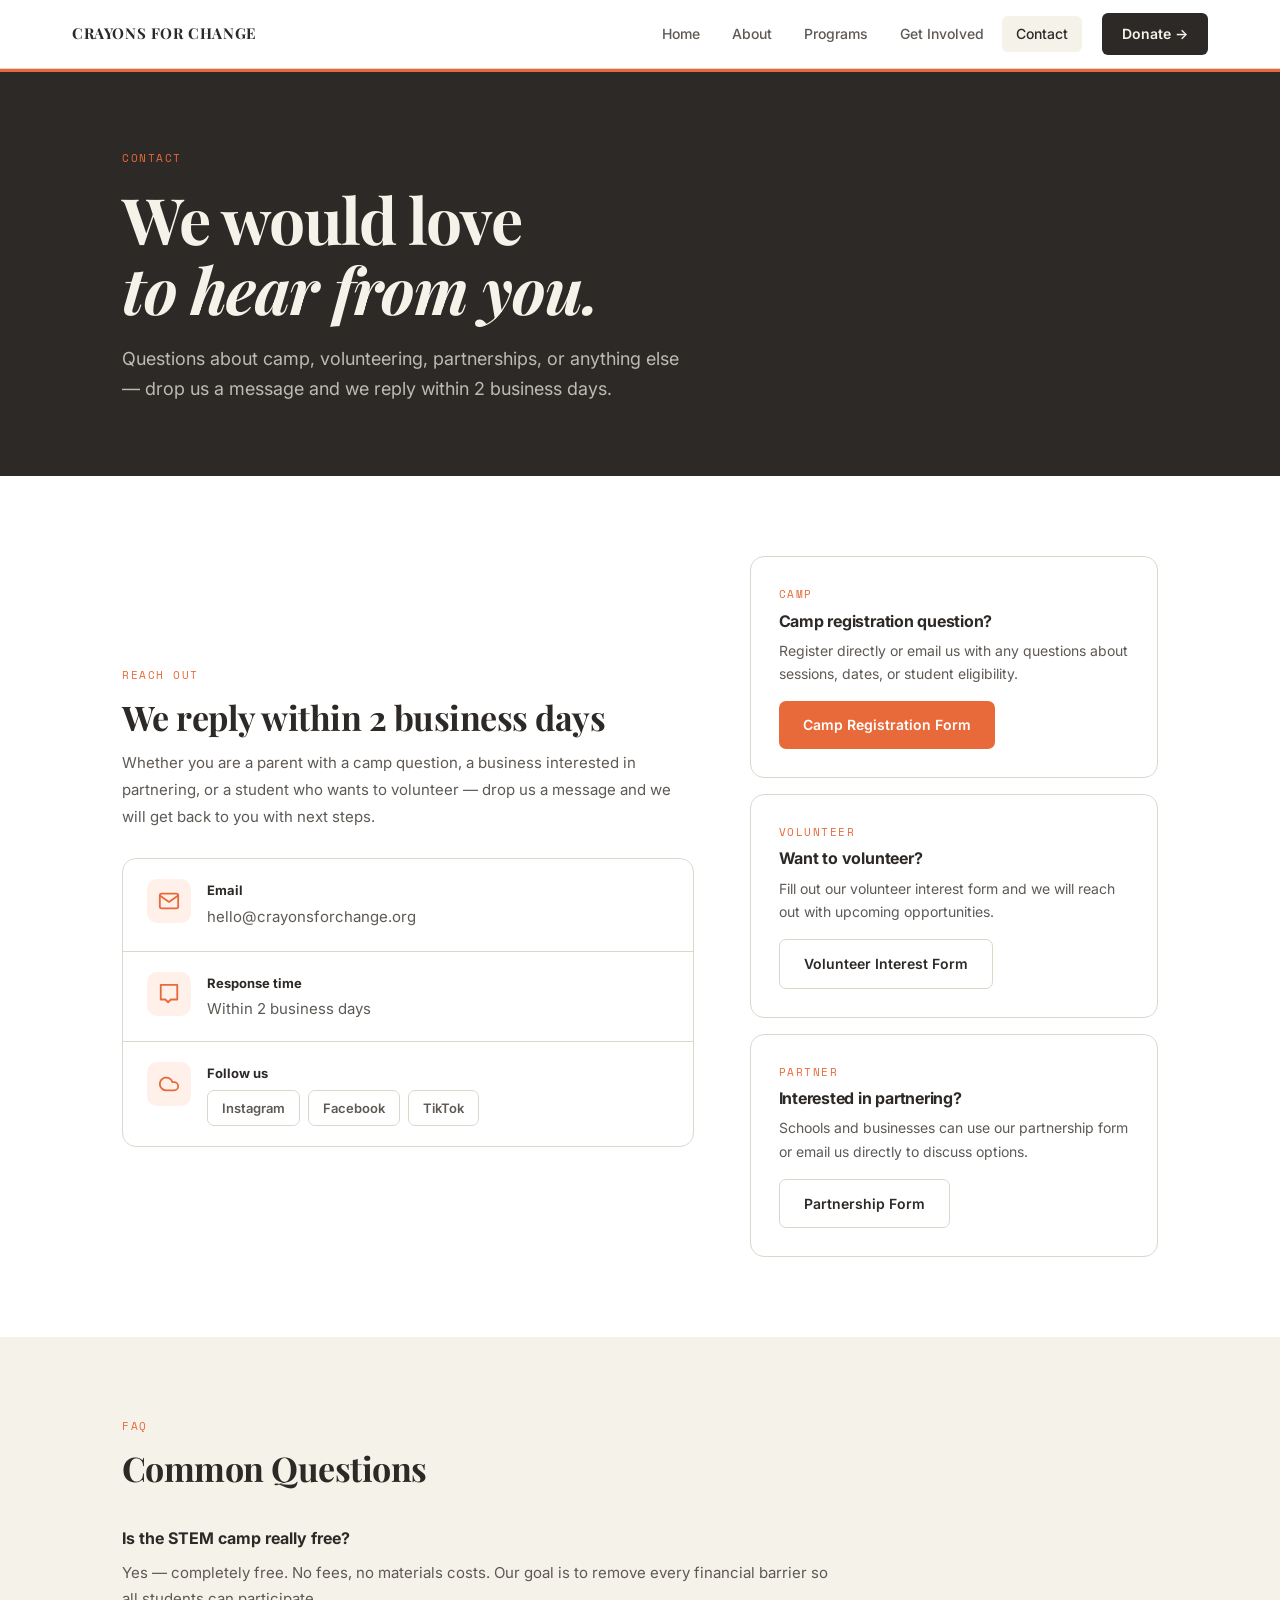
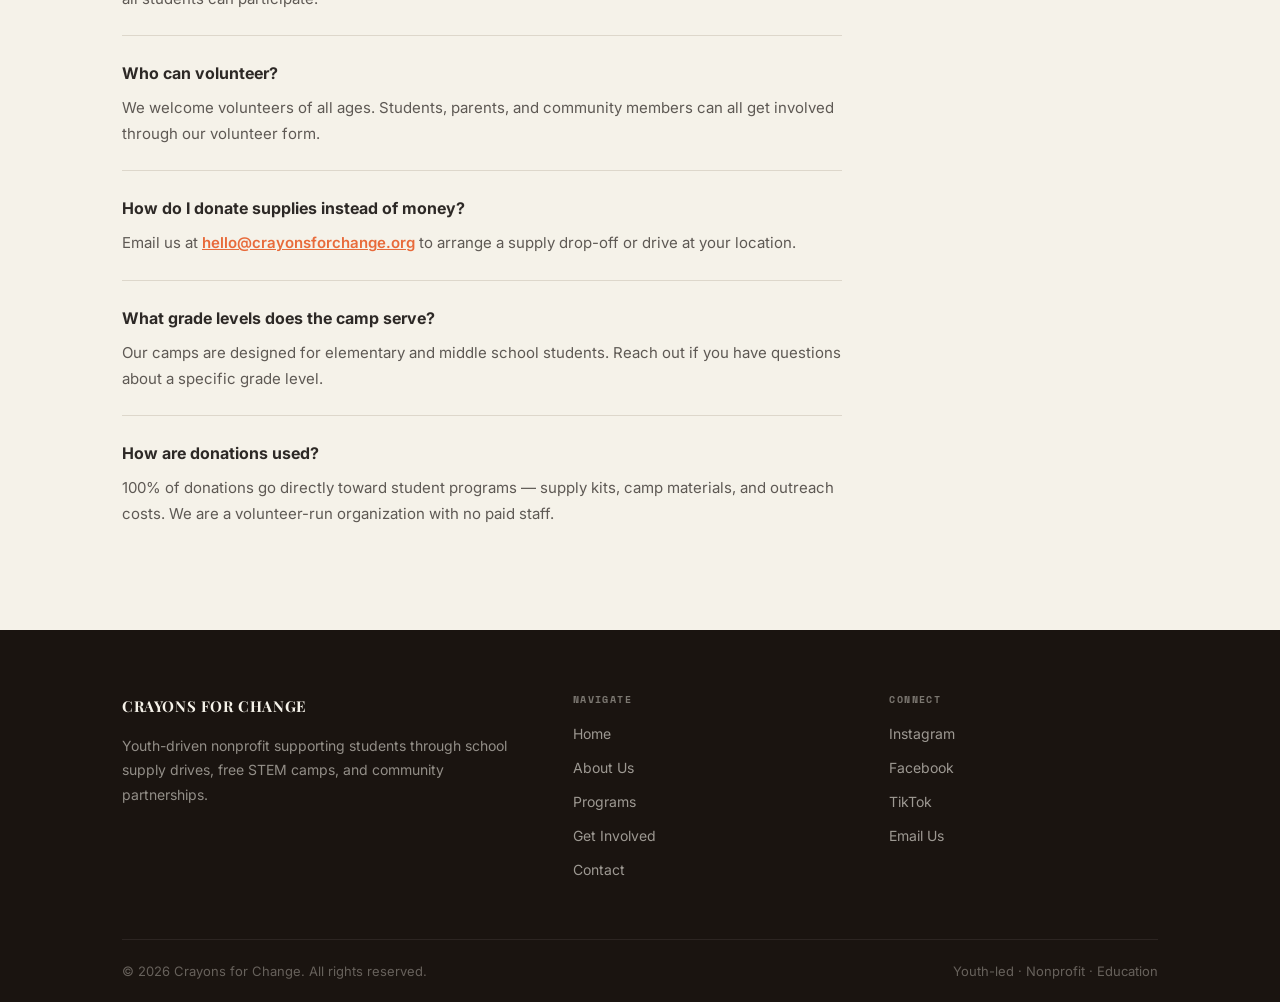
<file: contact.html>
<!doctype html>
<html lang="en">
<head>
  <meta charset="UTF-8" />
  <meta name="viewport" content="width=device-width, initial-scale=1.0" />
  <meta name="description" content="Contact Crayons for Change — reach out about volunteering, donating, partnerships, or camp registration. We reply within 2 business days." />
  <title>Contact | Crayons for Change</title>
  <link rel="preconnect" href="https://fonts.googleapis.com" />
  <link rel="preconnect" href="https://fonts.gstatic.com" crossorigin />
  <link href="https://fonts.googleapis.com/css2?family=Playfair+Display:ital,wght@0,700;1,400;1,700&family=Inter:wght@300;400;500;600;700&family=Space+Mono:wght@400;700&display=swap" rel="stylesheet" />
  <link rel="stylesheet" href="styles.css" />
</head>
<body>
  <a class="skip-link" href="#main">Skip to content</a>

  <nav class="site-nav" id="site-nav" aria-label="Primary navigation">
    <div class="nav-inner">
      <a href="index.html" class="nav-brand">CRAYONS FOR CHANGE</a>
      <div class="nav-links">
        <a href="index.html">Home</a>
        <a href="about.html">About</a>
        <a href="programs.html">Programs</a>
        <a href="get-involved.html">Get Involved</a>
        <a href="contact.html" aria-current="page" class="active">Contact</a>
      </div>
      <a href="get-involved.html" class="nav-cta">Donate →</a>
      <button class="nav-toggle" id="nav-toggle" aria-label="Open menu" aria-expanded="false">
        <span></span><span></span><span></span>
      </button>
    </div>
  </nav>

  <div class="nav-mobile" id="nav-mobile" aria-label="Mobile navigation">
    <a href="index.html">Home</a>
    <a href="about.html">About</a>
    <a href="programs.html">Programs</a>
    <a href="get-involved.html">Get Involved</a>
    <a href="contact.html" class="active">Contact</a>
    <a href="get-involved.html" class="mobile-cta">Donate →</a>
  </div>

  <main id="main" tabindex="-1">

    <div class="page-hero">
      <div class="container">
        <div class="page-hero-label">Contact</div>
        <h1>We would love<br><em>to hear from you.</em></h1>
        <p>Questions about camp, volunteering, partnerships, or anything else — drop us a message and we reply within 2 business days.</p>
      </div>
    </div>

    <!-- Contact main -->
    <section>
      <div class="container">
        <div class="grid-2-1">
          <div class="reveal">
            <div class="section-label">Reach Out</div>
            <h2>We reply within 2 business days</h2>
            <p style="color:var(--muted); margin-top:12px; font-size:15px; line-height:1.8;">Whether you are a parent with a camp question, a business interested in partnering, or a student who wants to volunteer — drop us a message and we will get back to you with next steps.</p>

            <div class="card contact-info" style="margin-top:28px;">
              <div class="contact-row">
                <div class="feature-icon" style="flex-shrink:0;">
                  <svg viewBox="0 0 24 24" fill="none" stroke="var(--orange)" stroke-width="2" stroke-linecap="round" stroke-linejoin="round" width="22" height="22"><path d="M4 4h16c1.1 0 2 .9 2 2v12c0 1.1-.9 2-2 2H4c-1.1 0-2-.9-2-2V6c0-1.1.9-2 2-2z"/><polyline points="22,6 12,13 2,6"/></svg>
                </div>
                <div>
                  <div class="contact-row-label">Email</div>
                  <a href="mailto:hello@crayonsforchange.org">hello@crayonsforchange.org</a>
                </div>
              </div>
              <div class="contact-row">
                <div class="feature-icon" style="flex-shrink:0;">
                  <svg viewBox="0 0 24 24" fill="none" stroke="var(--orange)" stroke-width="2" stroke-linecap="round" stroke-linejoin="round" width="22" height="22"><path d="M21 2H3v16h5l3 3 3-3h7z"/></svg>
                </div>
                <div>
                  <div class="contact-row-label">Response time</div>
                  <p>Within 2 business days</p>
                </div>
              </div>
              <div class="contact-row" style="border-bottom:none;">
                <div class="feature-icon" style="flex-shrink:0;">
                  <svg viewBox="0 0 24 24" fill="none" stroke="var(--orange)" stroke-width="2" stroke-linecap="round" stroke-linejoin="round" width="22" height="22"><path d="M17.5 19H9a7 7 0 1 1 6.71-9h1.79a4.5 4.5 0 1 1 0 9z"/></svg>
                </div>
                <div>
                  <div class="contact-row-label">Follow us</div>
                  <div style="display:flex; gap:8px; flex-wrap:wrap; margin-top:6px;">
                    <a class="btn btn-outline" href="#" rel="nofollow" style="font-size:13px; padding:6px 14px;">Instagram</a>
                    <a class="btn btn-outline" href="#" rel="nofollow" style="font-size:13px; padding:6px 14px;">Facebook</a>
                    <a class="btn btn-outline" href="#" rel="nofollow" style="font-size:13px; padding:6px 14px;">TikTok</a>
                  </div>
                </div>
              </div>
            </div>
          </div>

          <div style="display:flex; flex-direction:column; gap:16px;" class="reveal reveal-d1">
            <div class="card">
              <div class="section-label" style="margin-bottom:8px;">Camp</div>
              <h3 style="font-family:'Inter',sans-serif; font-size:16px;">Camp registration question?</h3>
              <p style="color:var(--muted); font-size:14px; margin:8px 0 16px; line-height:1.65;">Register directly or email us with any questions about sessions, dates, or student eligibility.</p>
              <a class="btn btn-primary" style="font-size:14px;" href="https://docs.google.com/forms/d/e/1FAIpQLSeZIZCPuwc7zpGNiRAYNpkeDnloI1bGpWZGReT4rqUCa7xH7w/viewform?usp=publish-editor" target="_blank" rel="noopener noreferrer">Camp Registration Form</a>
            </div>

            <div class="card">
              <div class="section-label" style="margin-bottom:8px;">Volunteer</div>
              <h3 style="font-family:'Inter',sans-serif; font-size:16px;">Want to volunteer?</h3>
              <p style="color:var(--muted); font-size:14px; margin:8px 0 16px; line-height:1.65;">Fill out our volunteer interest form and we will reach out with upcoming opportunities.</p>
              <a class="btn btn-outline" style="font-size:14px;" href="https://docs.google.com/forms/d/e/1FAIpQLScusXvWIGKQnoUvIcXHXsn6JU_c5_wnmS5BPZPoQH5rR-dtwg/viewform?usp=header" target="_blank" rel="noopener noreferrer">Volunteer Interest Form</a>
            </div>

            <div class="card">
              <div class="section-label" style="margin-bottom:8px;">Partner</div>
              <h3 style="font-family:'Inter',sans-serif; font-size:16px;">Interested in partnering?</h3>
              <p style="color:var(--muted); font-size:14px; margin:8px 0 16px; line-height:1.65;">Schools and businesses can use our partnership form or email us directly to discuss options.</p>
              <a class="btn btn-outline" style="font-size:14px;" href="https://docs.google.com/forms/d/e/1FAIpQLScfejof2tBh44qqtUiFjtt2uroY8SGfbw-EnIpKaQmPm6_gbg/viewform?usp=publish-editor" target="_blank" rel="noopener noreferrer">Partnership Form</a>
            </div>
          </div>
        </div>
      </div>
    </section>

    <!-- FAQ -->
    <section class="section-alt">
      <div class="container">
        <div class="reveal">
          <div class="section-label">FAQ</div>
          <h2>Common Questions</h2>
        </div>

        <div style="margin-top:36px; max-width:720px;">
          <div class="faq-item reveal">
            <div class="faq-q">Is the STEM camp really free?</div>
            <p class="faq-a">Yes — completely free. No fees, no materials costs. Our goal is to remove every financial barrier so all students can participate.</p>
          </div>
          <div class="faq-item reveal">
            <div class="faq-q">Who can volunteer?</div>
            <p class="faq-a">We welcome volunteers of all ages. Students, parents, and community members can all get involved through our volunteer form.</p>
          </div>
          <div class="faq-item reveal">
            <div class="faq-q">How do I donate supplies instead of money?</div>
            <p class="faq-a">Email us at <a href="mailto:hello@crayonsforchange.org">hello@crayonsforchange.org</a> to arrange a supply drop-off or drive at your location.</p>
          </div>
          <div class="faq-item reveal">
            <div class="faq-q">What grade levels does the camp serve?</div>
            <p class="faq-a">Our camps are designed for elementary and middle school students. Reach out if you have questions about a specific grade level.</p>
          </div>
          <div class="faq-item reveal">
            <div class="faq-q">How are donations used?</div>
            <p class="faq-a">100% of donations go directly toward student programs — supply kits, camp materials, and outreach costs. We are a volunteer-run organization with no paid staff.</p>
          </div>
        </div>
      </div>
    </section>

  </main>

  <footer>
    <div class="container">
      <div class="footer-inner">
        <div>
          <a class="footer-brand" href="index.html">CRAYONS FOR CHANGE</a>
          <p class="brand-desc">Youth-driven nonprofit supporting students through school supply drives, free STEM camps, and community partnerships.</p>
        </div>
        <div class="footer-col">
          <h4>Navigate</h4>
          <a href="index.html">Home</a>
          <a href="about.html">About Us</a>
          <a href="programs.html">Programs</a>
          <a href="get-involved.html">Get Involved</a>
          <a href="contact.html">Contact</a>
        </div>
        <div class="footer-col">
          <h4>Connect</h4>
          <a href="#" rel="nofollow">Instagram</a>
          <a href="#" rel="nofollow">Facebook</a>
          <a href="#" rel="nofollow">TikTok</a>
          <a href="mailto:hello@crayonsforchange.org">Email Us</a>
        </div>
      </div>
      <div class="footer-bottom">
        <span>&copy; 2026 Crayons for Change. All rights reserved.</span>
        <span>Youth-led &middot; Nonprofit &middot; Education</span>
      </div>
    </div>
  </footer>

  <script>
    const nav = document.getElementById('site-nav');
    window.addEventListener('scroll', () => {
      nav.classList.toggle('scrolled', window.scrollY > 20);
    }, { passive: true });

    const toggle = document.getElementById('nav-toggle');
    const mobile = document.getElementById('nav-mobile');
    toggle.addEventListener('click', () => {
      const open = mobile.classList.toggle('open');
      toggle.setAttribute('aria-expanded', String(open));
      document.body.style.overflow = open ? 'hidden' : '';
    });
    mobile.querySelectorAll('a').forEach(a => {
      a.addEventListener('click', () => {
        mobile.classList.remove('open');
        toggle.setAttribute('aria-expanded', 'false');
        document.body.style.overflow = '';
      });
    });

    const obs = new IntersectionObserver(entries => {
      entries.forEach(e => {
        if (e.isIntersecting) { e.target.classList.add('in-view'); obs.unobserve(e.target); }
      });
    }, { threshold: 0.1, rootMargin: '0px 0px -48px 0px' });
    document.querySelectorAll('.reveal').forEach(el => obs.observe(el));
  </script>
</body>
</html>
</file>
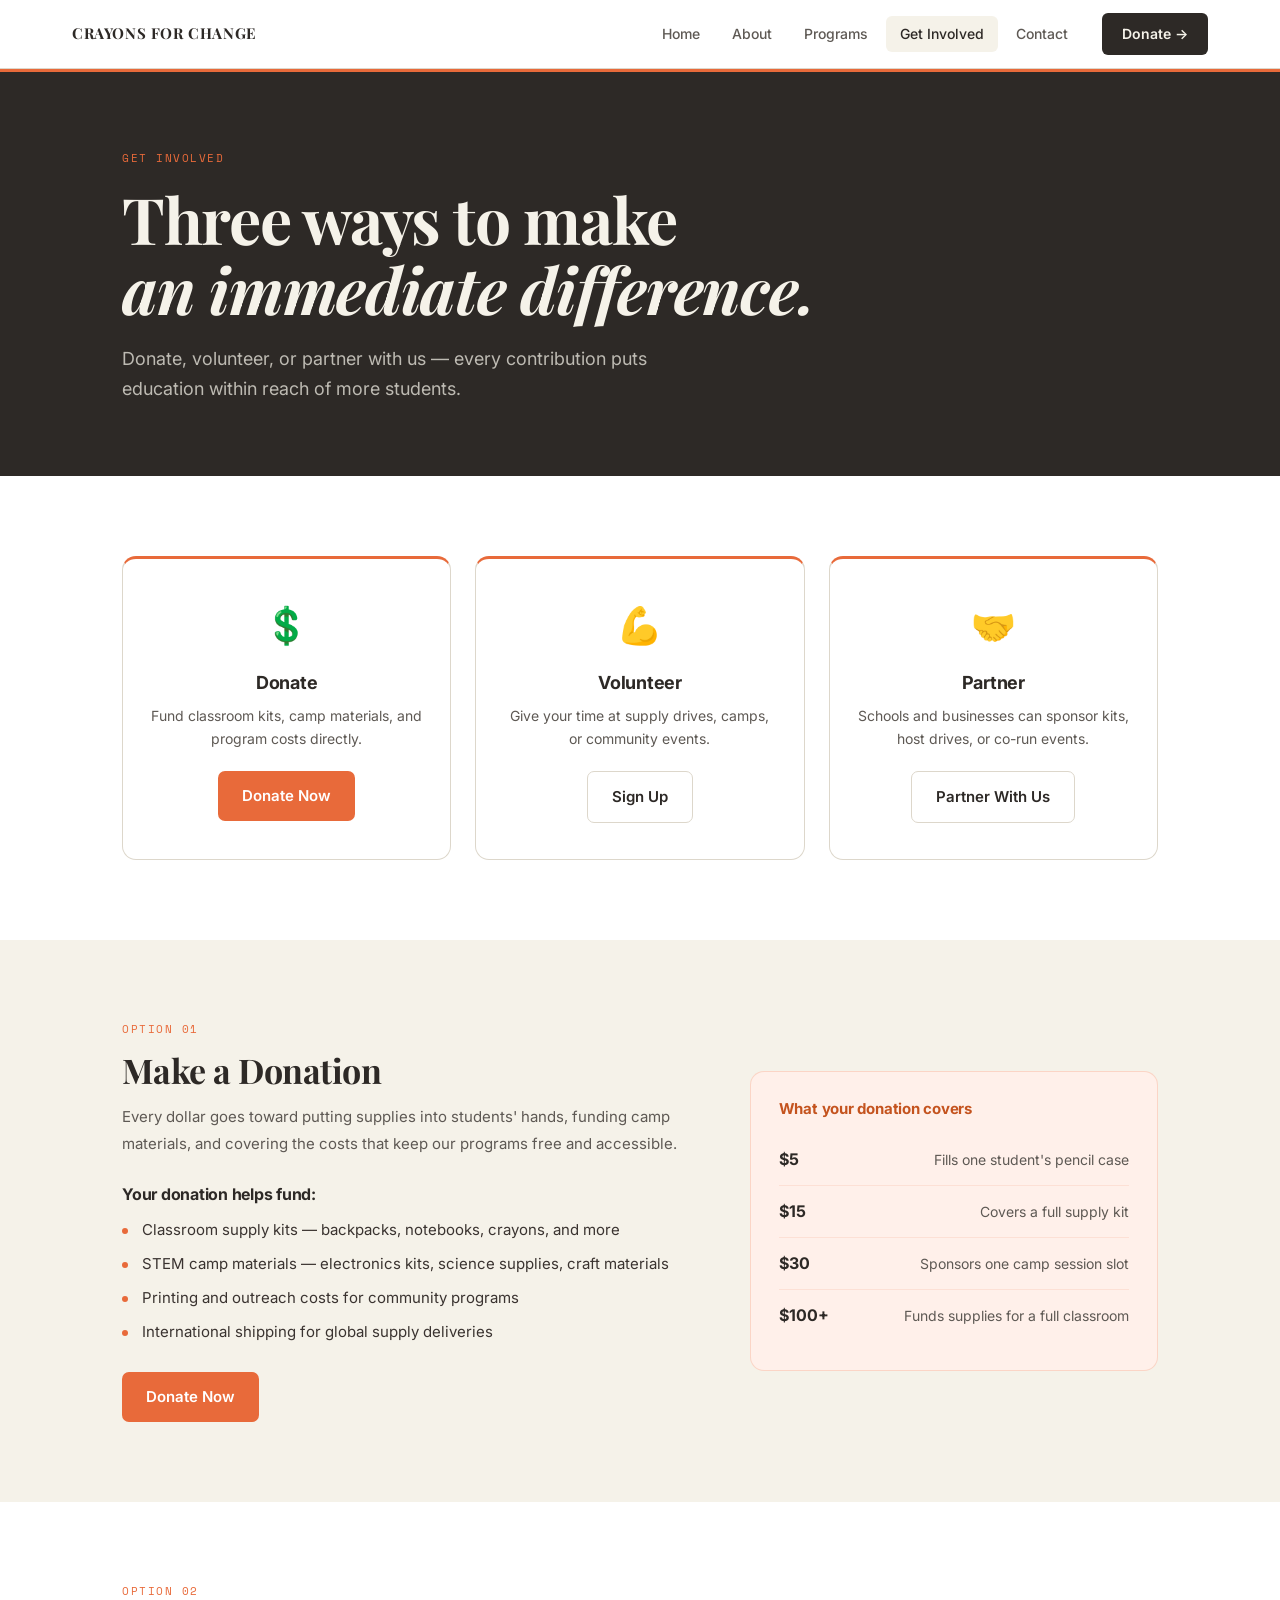
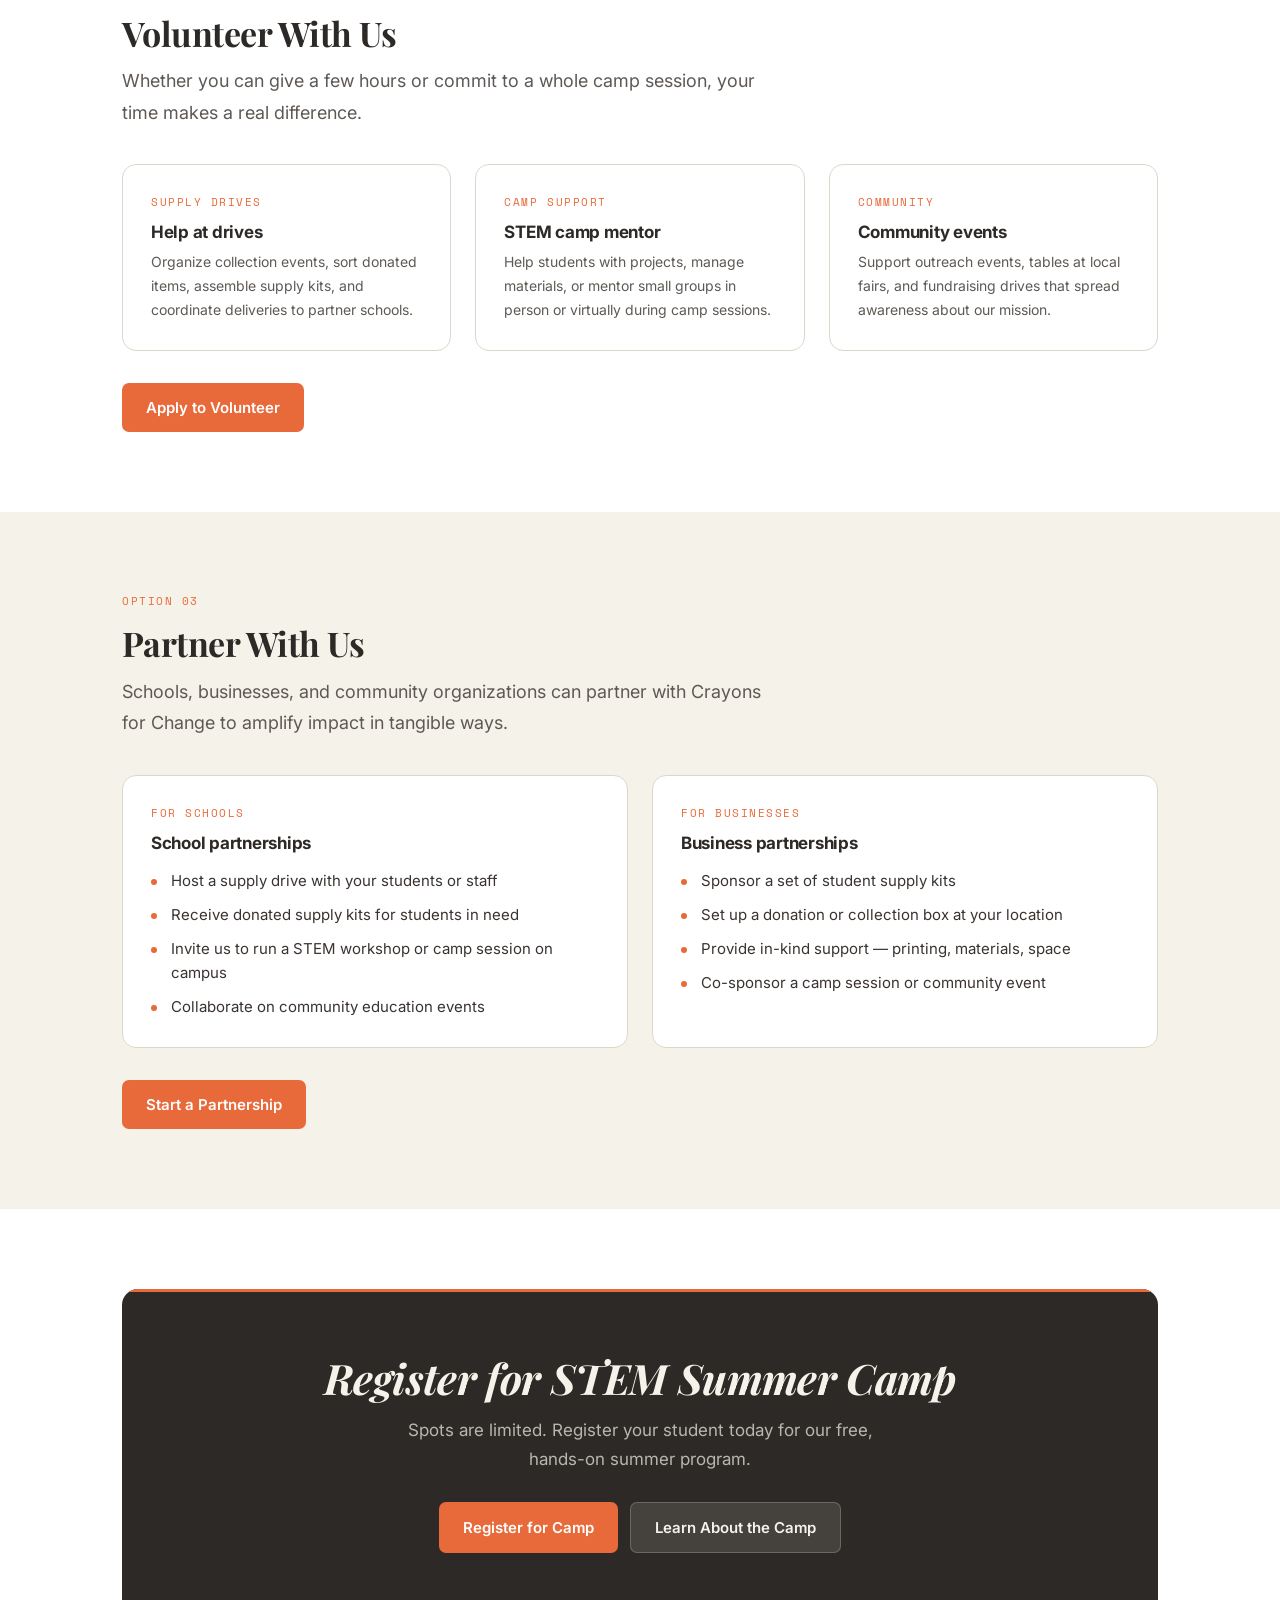
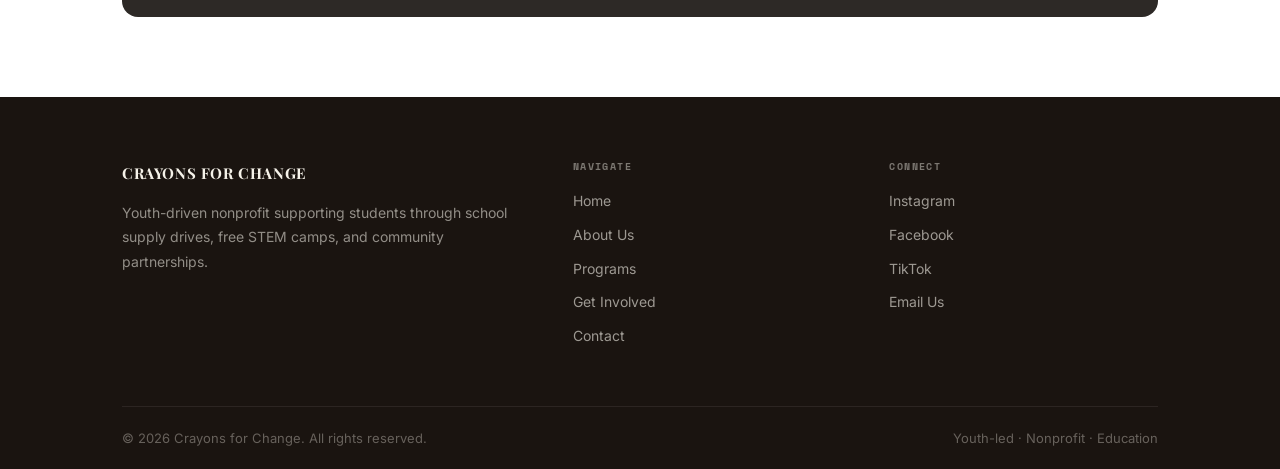
<file: get-involved.html>
<!doctype html>
<html lang="en">
<head>
  <meta charset="UTF-8" />
  <meta name="viewport" content="width=device-width, initial-scale=1.0" />
  <meta name="description" content="Support Crayons for Change by donating, volunteering, or partnering with us to expand access to education." />
  <title>Get Involved | Crayons for Change</title>
  <link rel="preconnect" href="https://fonts.googleapis.com" />
  <link rel="preconnect" href="https://fonts.gstatic.com" crossorigin />
  <link href="https://fonts.googleapis.com/css2?family=Playfair+Display:ital,wght@0,700;1,400;1,700&family=Inter:wght@300;400;500;600;700&family=Space+Mono:wght@400;700&display=swap" rel="stylesheet" />
  <link rel="stylesheet" href="styles.css" />
</head>
<body>
  <a class="skip-link" href="#main">Skip to content</a>

  <nav class="site-nav" id="site-nav" aria-label="Primary navigation">
    <div class="nav-inner">
      <a href="index.html" class="nav-brand">CRAYONS FOR CHANGE</a>
      <div class="nav-links">
        <a href="index.html">Home</a>
        <a href="about.html">About</a>
        <a href="programs.html">Programs</a>
        <a href="get-involved.html" aria-current="page" class="active">Get Involved</a>
        <a href="contact.html">Contact</a>
      </div>
      <a href="#donate" class="nav-cta">Donate →</a>
      <button class="nav-toggle" id="nav-toggle" aria-label="Open menu" aria-expanded="false">
        <span></span><span></span><span></span>
      </button>
    </div>
  </nav>

  <div class="nav-mobile" id="nav-mobile" aria-label="Mobile navigation">
    <a href="index.html">Home</a>
    <a href="about.html">About</a>
    <a href="programs.html">Programs</a>
    <a href="get-involved.html" class="active">Get Involved</a>
    <a href="contact.html">Contact</a>
    <a href="#donate" class="mobile-cta">Donate →</a>
  </div>

  <main id="main" tabindex="-1">

    <div class="page-hero">
      <div class="container">
        <div class="page-hero-label">Get Involved</div>
        <h1>Three ways to make<br><em>an immediate difference.</em></h1>
        <p>Donate, volunteer, or partner with us — every contribution puts education within reach of more students.</p>
      </div>
    </div>

    <!-- Ways overview -->
    <section>
      <div class="container">
        <div class="grid-3">
          <div class="card card-accent reveal" style="text-align:center; padding:36px 28px;">
            <div style="font-size:36px; margin-bottom:16px;">&#128178;</div>
            <h3 style="font-family:'Inter',sans-serif; font-size:18px;">Donate</h3>
            <p style="color:var(--muted); font-size:14px; margin:10px 0 20px;">Fund classroom kits, camp materials, and program costs directly.</p>
            <a class="btn btn-primary" href="#donate">Donate Now</a>
          </div>
          <div class="card card-accent reveal reveal-d1" style="text-align:center; padding:36px 28px;">
            <div style="font-size:36px; margin-bottom:16px;">&#128170;</div>
            <h3 style="font-family:'Inter',sans-serif; font-size:18px;">Volunteer</h3>
            <p style="color:var(--muted); font-size:14px; margin:10px 0 20px;">Give your time at supply drives, camps, or community events.</p>
            <a class="btn btn-outline" href="#volunteer">Sign Up</a>
          </div>
          <div class="card card-accent reveal reveal-d2" style="text-align:center; padding:36px 28px;">
            <div style="font-size:36px; margin-bottom:16px;">&#129309;</div>
            <h3 style="font-family:'Inter',sans-serif; font-size:18px;">Partner</h3>
            <p style="color:var(--muted); font-size:14px; margin:10px 0 20px;">Schools and businesses can sponsor kits, host drives, or co-run events.</p>
            <a class="btn btn-outline" href="#partnerships">Partner With Us</a>
          </div>
        </div>
      </div>
    </section>

    <!-- Donate -->
    <section id="donate" class="section-alt">
      <div class="container">
        <div class="grid-2-1">
          <div class="reveal">
            <div class="section-label">Option 01</div>
            <h2>Make a Donation</h2>
            <p style="color:var(--muted); margin-top:12px; font-size:15px; line-height:1.8;">Every dollar goes toward putting supplies into students' hands, funding camp materials, and covering the costs that keep our programs free and accessible.</p>

            <h4 style="margin-top:28px; margin-bottom:14px;">Your donation helps fund:</h4>
            <ul class="clean-list">
              <li>Classroom supply kits — backpacks, notebooks, crayons, and more</li>
              <li>STEM camp materials — electronics kits, science supplies, craft materials</li>
              <li>Printing and outreach costs for community programs</li>
              <li>International shipping for global supply deliveries</li>
            </ul>

            <div class="btn-row">
              <a class="btn btn-primary" href="mailto:hello@crayonsforchange.org?subject=Donation" target="_blank" rel="noopener noreferrer">Donate Now</a>
            </div>
          </div>

          <div class="donation-tiers reveal reveal-d1">
            <h3>What your donation covers</h3>
            <div class="tier">
              <span class="tier-amount">$5</span>
              <span class="tier-desc">Fills one student's pencil case</span>
            </div>
            <div class="tier">
              <span class="tier-amount">$15</span>
              <span class="tier-desc">Covers a full supply kit</span>
            </div>
            <div class="tier">
              <span class="tier-amount">$30</span>
              <span class="tier-desc">Sponsors one camp session slot</span>
            </div>
            <div class="tier">
              <span class="tier-amount">$100+</span>
              <span class="tier-desc">Funds supplies for a full classroom</span>
            </div>
          </div>
        </div>
      </div>
    </section>

    <!-- Volunteer -->
    <section id="volunteer">
      <div class="container">
        <div class="reveal">
          <div class="section-label">Option 02</div>
          <h2>Volunteer With Us</h2>
          <p class="lead">Whether you can give a few hours or commit to a whole camp session, your time makes a real difference.</p>
        </div>

        <div class="grid-3" style="margin-top:36px;">
          <div class="card reveal">
            <div class="section-label" style="margin-bottom:10px;">Supply Drives</div>
            <h3 style="font-family:'Inter',sans-serif; font-size:17px;">Help at drives</h3>
            <p style="color:var(--muted); font-size:14px; margin-top:8px;">Organize collection events, sort donated items, assemble supply kits, and coordinate deliveries to partner schools.</p>
          </div>
          <div class="card reveal reveal-d1">
            <div class="section-label" style="margin-bottom:10px;">Camp Support</div>
            <h3 style="font-family:'Inter',sans-serif; font-size:17px;">STEM camp mentor</h3>
            <p style="color:var(--muted); font-size:14px; margin-top:8px;">Help students with projects, manage materials, or mentor small groups in person or virtually during camp sessions.</p>
          </div>
          <div class="card reveal reveal-d2">
            <div class="section-label" style="margin-bottom:10px;">Community</div>
            <h3 style="font-family:'Inter',sans-serif; font-size:17px;">Community events</h3>
            <p style="color:var(--muted); font-size:14px; margin-top:8px;">Support outreach events, tables at local fairs, and fundraising drives that spread awareness about our mission.</p>
          </div>
        </div>

        <div style="margin-top:32px;" class="reveal">
          <a class="btn btn-primary" href="https://docs.google.com/forms/d/e/1FAIpQLScusXvWIGKQnoUvIcXHXsn6JU_c5_wnmS5BPZPoQH5rR-dtwg/viewform?usp=header" target="_blank" rel="noopener noreferrer">Apply to Volunteer</a>
        </div>
      </div>
    </section>

    <!-- Partnerships -->
    <section id="partnerships" class="section-alt">
      <div class="container">
        <div class="reveal">
          <div class="section-label">Option 03</div>
          <h2>Partner With Us</h2>
          <p class="lead">Schools, businesses, and community organizations can partner with Crayons for Change to amplify impact in tangible ways.</p>
        </div>

        <div class="grid-2" style="margin-top:36px;">
          <div class="card reveal">
            <div class="section-label" style="margin-bottom:10px;">For Schools</div>
            <h3 style="font-family:'Inter',sans-serif; font-size:17px;">School partnerships</h3>
            <ul class="clean-list" style="margin-top:16px;">
              <li>Host a supply drive with your students or staff</li>
              <li>Receive donated supply kits for students in need</li>
              <li>Invite us to run a STEM workshop or camp session on campus</li>
              <li>Collaborate on community education events</li>
            </ul>
          </div>
          <div class="card reveal reveal-d1">
            <div class="section-label" style="margin-bottom:10px;">For Businesses</div>
            <h3 style="font-family:'Inter',sans-serif; font-size:17px;">Business partnerships</h3>
            <ul class="clean-list" style="margin-top:16px;">
              <li>Sponsor a set of student supply kits</li>
              <li>Set up a donation or collection box at your location</li>
              <li>Provide in-kind support — printing, materials, space</li>
              <li>Co-sponsor a camp session or community event</li>
            </ul>
          </div>
        </div>

        <div style="margin-top:32px;" class="reveal">
          <a class="btn btn-primary" href="https://docs.google.com/forms/d/e/1FAIpQLScfejof2tBh44qqtUiFjtt2uroY8SGfbw-EnIpKaQmPm6_gbg/viewform?usp=publish-editor" target="_blank" rel="noopener noreferrer">Start a Partnership</a>
        </div>
      </div>
    </section>

    <!-- Camp CTA -->
    <section id="register">
      <div class="container">
        <div class="cta-banner reveal">
          <h2>Register for STEM Summer Camp</h2>
          <p>Spots are limited. Register your student today for our free, hands-on summer program.</p>
          <div class="btn-row">
            <a class="btn btn-primary" href="https://docs.google.com/forms/d/e/1FAIpQLSeZIZCPuwc7zpGNiRAYNpkeDnloI1bGpWZGReT4rqUCa7xH7w/viewform?usp=publish-editor" target="_blank" rel="noopener noreferrer">Register for Camp</a>
            <a class="btn btn-ghost" href="programs.html#camps">Learn About the Camp</a>
          </div>
        </div>
      </div>
    </section>

  </main>

  <footer>
    <div class="container">
      <div class="footer-inner">
        <div>
          <a class="footer-brand" href="index.html">CRAYONS FOR CHANGE</a>
          <p class="brand-desc">Youth-driven nonprofit supporting students through school supply drives, free STEM camps, and community partnerships.</p>
        </div>
        <div class="footer-col">
          <h4>Navigate</h4>
          <a href="index.html">Home</a>
          <a href="about.html">About Us</a>
          <a href="programs.html">Programs</a>
          <a href="get-involved.html">Get Involved</a>
          <a href="contact.html">Contact</a>
        </div>
        <div class="footer-col">
          <h4>Connect</h4>
          <a href="#" rel="nofollow">Instagram</a>
          <a href="#" rel="nofollow">Facebook</a>
          <a href="#" rel="nofollow">TikTok</a>
          <a href="mailto:hello@crayonsforchange.org">Email Us</a>
        </div>
      </div>
      <div class="footer-bottom">
        <span>&copy; 2026 Crayons for Change. All rights reserved.</span>
        <span>Youth-led &middot; Nonprofit &middot; Education</span>
      </div>
    </div>
  </footer>

  <script>
    const nav = document.getElementById('site-nav');
    window.addEventListener('scroll', () => {
      nav.classList.toggle('scrolled', window.scrollY > 20);
    }, { passive: true });

    const toggle = document.getElementById('nav-toggle');
    const mobile = document.getElementById('nav-mobile');
    toggle.addEventListener('click', () => {
      const open = mobile.classList.toggle('open');
      toggle.setAttribute('aria-expanded', String(open));
      document.body.style.overflow = open ? 'hidden' : '';
    });
    mobile.querySelectorAll('a').forEach(a => {
      a.addEventListener('click', () => {
        mobile.classList.remove('open');
        toggle.setAttribute('aria-expanded', 'false');
        document.body.style.overflow = '';
      });
    });

    const obs = new IntersectionObserver(entries => {
      entries.forEach(e => {
        if (e.isIntersecting) { e.target.classList.add('in-view'); obs.unobserve(e.target); }
      });
    }, { threshold: 0.1, rootMargin: '0px 0px -48px 0px' });
    document.querySelectorAll('.reveal').forEach(el => obs.observe(el));
  </script>
</body>
</html>
</file>
<file: styles.css>
/* Crayons for Change — Inner pages stylesheet */

/* ── TOKENS ──────────────────────────────────── */
:root {
  --cream:     #F5F2E9;
  --cream-alt: #EDE8DA;
  --white:     #FFFFFF;
  --dark:      #2D2926;
  --dark2:     #1A1410;
  --ink:       #3A3330;
  --muted:     #5E5954;
  --muted2:    #8A827B;
  --orange:    #E86A3A;
  --orange-d:  #C4531E;
  --orange-l:  #FFF0EA;
  --border:    #DDD7CB;
  --radius:    8px;
  --radius-lg: 14px;
  --shadow-sm: 0 1px 3px rgba(45,41,38,0.07), 0 1px 2px rgba(45,41,38,0.04);
  --shadow:    0 4px 20px rgba(45,41,38,0.10), 0 2px 6px rgba(45,41,38,0.05);
  --shadow-lg: 0 12px 40px rgba(45,41,38,0.14), 0 4px 12px rgba(45,41,38,0.06);
  --ease:      cubic-bezier(0.4, 0, 0.2, 1);
}

/* ── RESET ───────────────────────────────────── */
*, *::before, *::after { box-sizing: border-box; margin: 0; padding: 0; }
html { scroll-behavior: smooth; -webkit-text-size-adjust: 100%; }
body {
  font-family: 'Inter', system-ui, -apple-system, sans-serif;
  background: var(--white);
  color: var(--ink);
  line-height: 1.7;
  font-size: 16px;
  overflow-x: hidden;
}
img { max-width: 100%; height: auto; display: block; }
a { color: inherit; }
button { font-family: inherit; cursor: pointer; }

/* ── SKIP LINK ───────────────────────────────── */
.skip-link {
  position: absolute; left: 16px; top: 16px;
  padding: 8px 16px; border-radius: var(--radius);
  background: var(--dark); color: var(--cream);
  text-decoration: none; font-weight: 700; font-size: 14px;
  z-index: 100; transform: translateY(-200%);
  transition: transform 0.2s;
}
.skip-link:focus { transform: translateY(0); }

/* ── NAV ─────────────────────────────────────── */
.site-nav {
  position: sticky; top: 0; z-index: 50;
  background: rgba(255,255,255,0.92);
  backdrop-filter: blur(16px);
  -webkit-backdrop-filter: blur(16px);
  border-bottom: 1px solid var(--border);
  transition: background 0.3s var(--ease), box-shadow 0.3s var(--ease);
}
.site-nav.scrolled {
  box-shadow: 0 2px 20px rgba(45,41,38,0.08);
}
.nav-inner {
  max-width: 1200px;
  margin: 0 auto;
  padding: 0 32px;
  height: 68px;
  display: flex;
  align-items: center;
  gap: 20px;
}
.nav-brand {
  font-family: 'Playfair Display', Georgia, serif;
  font-size: 15px;
  font-weight: 700;
  letter-spacing: 0.04em;
  text-decoration: none;
  color: var(--dark);
  white-space: nowrap;
  flex-shrink: 0;
  display: flex;
  align-items: center;
  gap: 10px;
}
.nav-brand img { width: 32px; height: 32px; object-fit: contain; }
.nav-links {
  display: flex;
  align-items: center;
  gap: 4px;
  margin-left: auto;
}
.nav-links a {
  text-decoration: none;
  padding: 6px 14px;
  border-radius: 6px;
  font-size: 14px;
  font-weight: 500;
  color: var(--muted);
  transition: color 0.15s, background 0.15s;
}
.nav-links a:hover,
.nav-links a.active,
.nav-links a[aria-current="page"] {
  color: var(--dark);
  background: var(--cream);
}
.nav-cta {
  display: inline-flex;
  align-items: center;
  padding: 9px 20px;
  border-radius: 6px;
  background: var(--dark);
  color: var(--cream) !important;
  font-size: 14px;
  font-weight: 600;
  text-decoration: none;
  transition: background 0.2s, transform 0.15s;
  white-space: nowrap;
  flex-shrink: 0;
}
.nav-cta:hover { background: var(--orange); transform: translateY(-1px); }
.nav-toggle {
  display: none;
  flex-direction: column;
  justify-content: center;
  gap: 5px;
  width: 36px;
  height: 36px;
  background: none;
  border: 1px solid var(--border);
  border-radius: 6px;
  padding: 8px;
  flex-shrink: 0;
  transition: background 0.15s;
}
.nav-toggle:hover { background: var(--cream); }
.nav-toggle span {
  display: block;
  width: 100%;
  height: 1.5px;
  background: var(--dark);
  border-radius: 2px;
  transition: transform 0.25s var(--ease), opacity 0.2s;
  transform-origin: center;
}
.nav-toggle[aria-expanded="true"] span:nth-child(1) { transform: translateY(6.5px) rotate(45deg); }
.nav-toggle[aria-expanded="true"] span:nth-child(2) { opacity: 0; }
.nav-toggle[aria-expanded="true"] span:nth-child(3) { transform: translateY(-6.5px) rotate(-45deg); }

/* ── MOBILE NAV ──────────────────────────────── */
.nav-mobile {
  display: none;
  position: fixed;
  inset: 0;
  z-index: 49;
  background: var(--white);
  padding: 96px 32px 40px;
  flex-direction: column;
  gap: 4px;
  overflow-y: auto;
  transform: translateX(100%);
  transition: transform 0.3s var(--ease);
}
.nav-mobile.open {
  transform: translateX(0);
}
.nav-mobile a {
  text-decoration: none;
  font-size: 20px;
  font-weight: 600;
  color: var(--dark);
  padding: 14px 0;
  border-bottom: 1px solid var(--border);
  transition: color 0.15s;
}
.nav-mobile a:last-child { border-bottom: none; }
.nav-mobile a:hover,
.nav-mobile a.active { color: var(--orange); }
.nav-mobile .mobile-cta {
  margin-top: 20px;
  display: inline-flex;
  align-items: center;
  justify-content: center;
  padding: 14px 24px;
  background: var(--dark);
  color: var(--cream) !important;
  border-radius: 8px;
  font-size: 16px;
  border-bottom: none;
  text-align: center;
}
.nav-mobile .mobile-cta:hover { background: var(--orange); color: var(--cream) !important; }

/* ── CONTAINER ───────────────────────────────── */
.container {
  max-width: 1100px;
  margin: 0 auto;
  padding: 0 32px;
}

/* ── PAGE HERO ───────────────────────────────── */
.page-hero {
  background: var(--dark);
  color: var(--cream);
  padding: 80px 0 72px;
  position: relative;
  overflow: hidden;
}
.page-hero::before {
  content: '';
  position: absolute;
  top: 0; left: 0; right: 0;
  height: 3px;
  background: var(--orange);
}
.page-hero .container { position: relative; z-index: 1; }
.page-hero-label {
  font-family: 'Space Mono', monospace;
  font-size: 11px;
  letter-spacing: 0.14em;
  text-transform: uppercase;
  color: var(--orange);
  margin-bottom: 16px;
}
.page-hero h1 {
  font-family: 'Playfair Display', Georgia, serif;
  font-size: clamp(36px, 5vw, 64px);
  font-weight: 700;
  line-height: 1.1;
  letter-spacing: -0.02em;
  color: var(--cream);
  margin-bottom: 20px;
}
.page-hero p {
  font-size: clamp(16px, 2vw, 18px);
  color: rgba(245,242,233,0.72);
  max-width: 560px;
  line-height: 1.65;
}

/* ── TYPOGRAPHY ──────────────────────────────── */
h1, h2, h3, h4 {
  font-family: 'Playfair Display', Georgia, serif;
  font-weight: 700;
  line-height: 1.2;
  letter-spacing: -0.015em;
  color: var(--dark);
}
h2 { font-size: clamp(24px, 3vw, 34px); }
h3 { font-size: 20px; }
h4 { font-size: 16px; font-family: 'Inter', system-ui, sans-serif; font-weight: 700; }

.section-label {
  font-family: 'Space Mono', monospace;
  font-size: 11px;
  letter-spacing: 0.14em;
  text-transform: uppercase;
  color: var(--orange);
  display: block;
  margin-bottom: 12px;
}
.lead {
  font-size: 18px;
  color: var(--muted);
  line-height: 1.75;
  max-width: 640px;
  margin-top: 12px;
}

/* ── SECTIONS ────────────────────────────────── */
section { padding: 80px 0; }
.section-alt { background: var(--cream); }

/* ── GRID ────────────────────────────────────── */
.grid-3 {
  display: grid;
  grid-template-columns: repeat(3, 1fr);
  gap: 24px;
}
.grid-2 {
  display: grid;
  grid-template-columns: repeat(2, 1fr);
  gap: 24px;
}
.grid-2-1 {
  display: grid;
  grid-template-columns: 1.4fr 1fr;
  gap: 56px;
  align-items: center;
}

/* ── CARDS ───────────────────────────────────── */
.card {
  background: var(--white);
  border: 1px solid var(--border);
  border-radius: var(--radius-lg);
  padding: 28px;
  transition: box-shadow 0.2s var(--ease), transform 0.2s var(--ease);
}
.card:hover {
  box-shadow: var(--shadow);
  transform: translateY(-2px);
}
.card-accent {
  border-top: 3px solid var(--orange);
}

/* ── BUTTONS ─────────────────────────────────── */
.btn {
  display: inline-flex;
  align-items: center;
  justify-content: center;
  gap: 8px;
  padding: 12px 24px;
  border-radius: 7px;
  font-family: 'Inter', system-ui, sans-serif;
  font-weight: 600;
  font-size: 15px;
  text-decoration: none;
  border: none;
  cursor: pointer;
  transition: background 0.2s, transform 0.15s, box-shadow 0.2s;
}
.btn:hover { transform: translateY(-1px); }
.btn-primary {
  background: var(--orange);
  color: #fff;
}
.btn-primary:hover { background: var(--orange-d); box-shadow: 0 4px 16px rgba(232,106,58,0.3); }
.btn-dark {
  background: var(--dark);
  color: var(--cream);
}
.btn-dark:hover { background: #3d3530; }
.btn-outline {
  background: transparent;
  border: 1.5px solid var(--border);
  color: var(--dark);
}
.btn-outline:hover { border-color: var(--dark); background: var(--cream); }
.btn-ghost {
  background: rgba(245,242,233,0.12);
  color: var(--cream);
  border: 1.5px solid rgba(245,242,233,0.22);
}
.btn-ghost:hover { background: rgba(245,242,233,0.2); }

.btn-row {
  display: flex;
  flex-wrap: wrap;
  gap: 12px;
  margin-top: 28px;
}

/* ── FEATURE ICONS ───────────────────────────── */
.feature-icon {
  width: 44px; height: 44px;
  border-radius: 10px;
  background: var(--orange-l);
  display: flex;
  align-items: center;
  justify-content: center;
  flex-shrink: 0;
}
.feature-icon svg { width: 22px; height: 22px; }

/* ── CLEAN LIST ──────────────────────────────── */
.clean-list {
  list-style: none;
  padding: 0;
  margin: 0;
  display: flex;
  flex-direction: column;
  gap: 10px;
}
.clean-list li {
  padding-left: 20px;
  position: relative;
  font-size: 15px;
  color: var(--ink);
  line-height: 1.6;
}
.clean-list li::before {
  content: '';
  position: absolute;
  left: 0; top: 10px;
  width: 6px; height: 6px;
  border-radius: 50%;
  background: var(--orange);
}

/* ── CALLOUT ─────────────────────────────────── */
.callout {
  background: var(--orange-l);
  border-left: 3px solid var(--orange);
  border-radius: 0 var(--radius) var(--radius) 0;
  padding: 20px 24px;
}
.callout h3 {
  font-size: 18px;
  color: var(--orange-d);
  font-family: 'Inter', system-ui, sans-serif;
  font-weight: 700;
}

/* ── CONTENT IMAGE ───────────────────────────── */
.content-image {
  border-radius: var(--radius-lg);
  overflow: hidden;
  aspect-ratio: 4/3;
  background: var(--cream-alt);
  border: 1px solid var(--border);
  box-shadow:
    0 4px 24px rgba(45,41,38,0.09),
    10px 10px 0 rgba(232,106,58,0.20);
  transition: box-shadow 0.35s var(--ease), transform 0.35s var(--ease);
}
.content-image:hover {
  transform: translate(-3px, -3px);
  box-shadow:
    0 8px 40px rgba(45,41,38,0.13),
    13px 13px 0 rgba(232,106,58,0.32);
}
.content-image img {
  width: 100%; height: 100%;
  object-fit: cover;
  transition: transform 0.5s var(--ease);
}
.content-image:hover img { transform: scale(1.04); }

/* ── TEAM GRID ───────────────────────────────── */
.team-grid {
  display: grid;
  grid-template-columns: repeat(4, 1fr);
  gap: 24px;
}
.person-card {
  background: var(--white);
  border: 1px solid var(--border);
  border-radius: var(--radius-lg);
  overflow: hidden;
  transition: box-shadow 0.2s var(--ease), transform 0.2s var(--ease);
}
.person-card:hover {
  box-shadow: var(--shadow);
  transform: translateY(-3px);
}
.person-card .photo {
  aspect-ratio: 1;
  background: var(--cream);
  overflow: hidden;
  position: relative;
}
.person-card .photo::after {
  content: '';
  position: absolute;
  bottom: 0; left: 0; right: 0;
  height: 3px;
  background: var(--orange);
}
.person-card .photo img {
  width: 100%; height: 100%;
  object-fit: cover;
  object-position: top;
  transition: transform 0.45s var(--ease);
}
.person-card:hover .photo img { transform: scale(1.05); }
.photo-placeholder {
  width: 100%; height: 100%;
  display: flex;
  align-items: center;
  justify-content: center;
  background: var(--cream-alt);
}
.person-card h3 {
  font-size: 15px;
  font-family: 'Inter', system-ui, sans-serif;
  font-weight: 700;
  color: var(--dark);
  padding: 20px 20px 4px;
}
.person-role {
  font-family: 'Space Mono', monospace;
  font-size: 10px;
  letter-spacing: 0.1em;
  text-transform: uppercase;
  color: var(--orange);
  padding: 0 20px 12px;
}
.person-bio {
  font-size: 13px;
  color: var(--muted);
  line-height: 1.65;
  padding: 0 20px 20px;
}

/* ── CTA BANNER ──────────────────────────────── */
.cta-banner {
  background: var(--dark);
  border-radius: 16px;
  padding: 64px 56px;
  text-align: center;
  position: relative;
  overflow: hidden;
}
.cta-banner::before {
  content: '';
  position: absolute;
  top: 0; left: 0; right: 0;
  height: 3px;
  background: var(--orange);
}
.cta-banner h2 {
  font-family: 'Playfair Display', Georgia, serif;
  font-size: clamp(28px, 3.5vw, 42px);
  font-style: italic;
  color: var(--cream);
  margin-bottom: 12px;
}
.cta-banner p {
  color: rgba(245,242,233,0.7);
  font-size: 17px;
  max-width: 520px;
  margin: 0 auto;
}
.cta-banner .btn-row { justify-content: center; }

/* ── CONTACT INFO ────────────────────────────── */
.contact-info { gap: 0; padding: 0; overflow: hidden; }
.contact-row {
  display: flex;
  gap: 16px;
  align-items: flex-start;
  padding: 20px 24px;
  border-bottom: 1px solid var(--border);
}
.contact-row:last-child { border-bottom: none; }
.contact-row-label {
  font-weight: 700;
  font-size: 13px;
  color: var(--dark);
  margin-bottom: 2px;
}
.contact-row a, .contact-row p {
  font-size: 15px;
  color: var(--muted);
  text-decoration: none;
}
.contact-row a:hover { color: var(--orange); }

/* ── DONATION TIERS ──────────────────────────── */
.donation-tiers {
  background: var(--orange-l);
  border: 1px solid rgba(232,106,58,0.2);
  border-radius: var(--radius-lg);
  padding: 28px;
}
.donation-tiers h3 {
  font-family: 'Inter', system-ui, sans-serif;
  font-size: 15px;
  font-weight: 700;
  color: var(--orange-d);
  margin-bottom: 16px;
}
.tier {
  display: flex;
  justify-content: space-between;
  align-items: center;
  padding: 12px 0;
  border-bottom: 1px solid rgba(232,106,58,0.12);
}
.tier:last-child { border-bottom: none; }
.tier-amount { font-weight: 700; font-size: 16px; color: var(--dark); }
.tier-desc { font-size: 14px; color: var(--muted); }

/* ── FAQ ─────────────────────────────────────── */
.faq-item {
  border-bottom: 1px solid var(--border);
  padding: 24px 0;
}
.faq-item:first-child { padding-top: 0; }
.faq-item:last-child { border-bottom: none; }
.faq-q {
  font-family: 'Inter', system-ui, sans-serif;
  font-size: 16px;
  font-weight: 700;
  color: var(--dark);
  margin-bottom: 8px;
}
.faq-a { font-size: 15px; color: var(--muted); line-height: 1.7; }
.faq-a a { color: var(--orange); font-weight: 600; }

/* ── FOOTER ──────────────────────────────────── */
footer {
  background: var(--dark2);
  color: rgba(245,242,233,0.75);
  padding: 64px 0 0;
}
.footer-inner {
  display: grid;
  grid-template-columns: 1.5fr 1fr 1fr;
  gap: 48px;
  padding-bottom: 48px;
  border-bottom: 1px solid rgba(245,242,233,0.08);
}
.footer-brand {
  font-family: 'Playfair Display', Georgia, serif;
  font-size: 15px;
  font-weight: 700;
  letter-spacing: 0.04em;
  color: var(--cream);
  text-decoration: none;
  display: flex;
  align-items: center;
  gap: 10px;
  margin-bottom: 14px;
}
.footer-brand img { width: 28px; height: 28px; object-fit: contain; }
.brand-desc {
  font-size: 14px;
  line-height: 1.75;
  color: rgba(245,242,233,0.55);
}
.footer-col h4 {
  font-family: 'Space Mono', monospace;
  font-size: 10px;
  letter-spacing: 0.14em;
  text-transform: uppercase;
  color: rgba(245,242,233,0.45);
  margin-bottom: 16px;
}
.footer-col a {
  display: block;
  font-size: 14px;
  text-decoration: none;
  color: rgba(245,242,233,0.6);
  margin-bottom: 10px;
  transition: color 0.15s;
}
.footer-col a:hover { color: var(--cream); }
.footer-bottom {
  display: flex;
  justify-content: space-between;
  align-items: center;
  padding: 20px 0;
  font-size: 13px;
  color: rgba(245,242,233,0.35);
  flex-wrap: wrap;
  gap: 8px;
}

/* ── SCROLL REVEAL ───────────────────────────── */
.reveal {
  opacity: 0;
  transform: translateY(24px);
  transition: opacity 0.6s var(--ease), transform 0.6s var(--ease);
}
.reveal.in-view {
  opacity: 1;
  transform: translateY(0);
}
.reveal-d1 { transition-delay: 0.1s; }
.reveal-d2 { transition-delay: 0.2s; }
.reveal-d3 { transition-delay: 0.3s; }

/* ── PAGE LOAD ───────────────────────────────── */
body { animation: pageFadeIn 0.4s ease both; }
@keyframes pageFadeIn {
  from { opacity: 0; transform: translateY(8px); }
  to   { opacity: 1; transform: translateY(0); }
}

/* ── REDUCED MOTION ──────────────────────────── */
@media (prefers-reduced-motion: reduce) {
  *, *::before, *::after { animation: none !important; transition: none !important; }
  .reveal { opacity: 1; transform: none; }
}

/* ── RESPONSIVE ──────────────────────────────── */
@media (max-width: 1024px) {
  .team-grid { grid-template-columns: repeat(2, 1fr); }
  .grid-3 { grid-template-columns: repeat(2, 1fr); }
}

@media (max-width: 768px) {
  .nav-links, .nav-cta { display: none; }
  .nav-toggle { display: flex; }
  .nav-mobile { display: flex; }

  section { padding: 56px 0; }
  .container { padding: 0 20px; }
  .nav-inner { padding: 0 20px; }

  .grid-2-1, .grid-2, .grid-3 {
    grid-template-columns: 1fr;
  }
  .team-grid { grid-template-columns: repeat(2, 1fr); }

  .cta-banner { padding: 48px 32px; }
  .footer-inner { grid-template-columns: 1fr; gap: 32px; }
  .footer-bottom { flex-direction: column; text-align: center; }

  .page-hero { padding: 56px 0 48px; }
  .page-hero h1 { font-size: clamp(30px, 8vw, 48px); }
}

@media (max-width: 480px) {
  .team-grid { grid-template-columns: 1fr; }
  .grid-2 { grid-template-columns: 1fr; }
  .cta-banner { padding: 40px 24px; }
  .btn-row { flex-direction: column; }
  .btn-row .btn { width: 100%; justify-content: center; }
}
</file>
